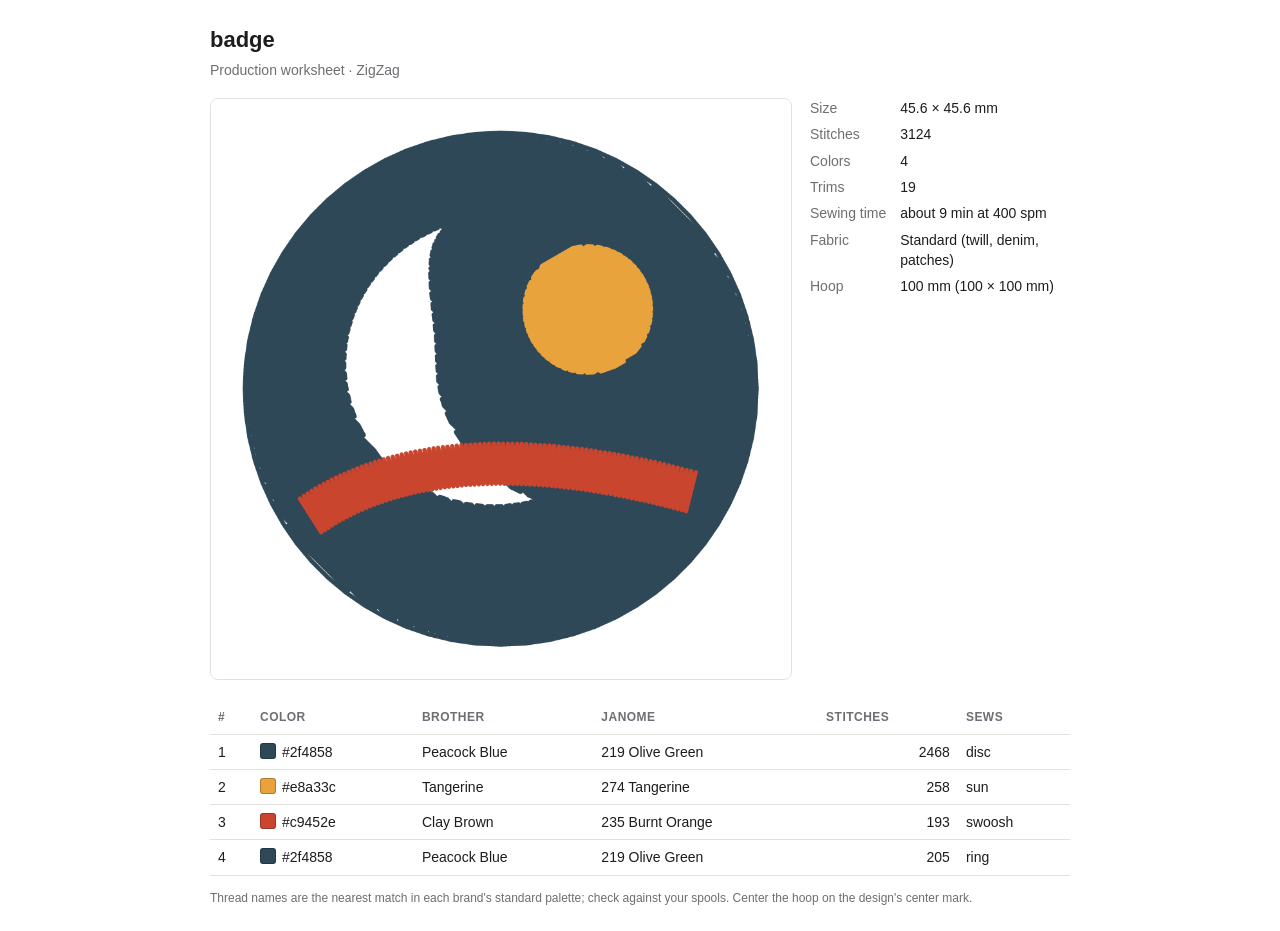
<file: examples/badge-worksheet.html>
<!doctype html>
<html lang="en"><head><meta charset="utf-8"><meta name="viewport" content="width=device-width, initial-scale=1">
<title>badge · worksheet</title>
<style>
:root { --ink:#1d1d1f; --muted:#6e6e73; --line:#e3e1dc; --bg:#ffffff; }
body { font: 14px/1.45 -apple-system, "Segoe UI", Inter, Roboto, sans-serif; color: var(--ink); background: var(--bg); margin: 24px auto; max-width: 860px; padding: 0 16px; }
h1 { font-size: 22px; margin: 0 0 4px; }
.sub { color: var(--muted); margin-bottom: 18px; }
.top { display: grid; grid-template-columns: minmax(0, 1fr) 260px; gap: 20px; align-items: start; }
img { width: 100%; border: 1px solid var(--line); border-radius: 8px; }
dl { margin: 0; display: grid; grid-template-columns: auto 1fr; gap: 6px 14px; }
dt { color: var(--muted); } dd { margin: 0; font-variant-numeric: tabular-nums; }
table { width: 100%; border-collapse: collapse; margin-top: 22px; }
th, td { text-align: left; padding: 7px 8px; border-bottom: 1px solid var(--line); vertical-align: top; }
th { font-size: 12px; color: var(--muted); font-weight: 600; text-transform: uppercase; letter-spacing: .04em; }
td.n, td.r { font-variant-numeric: tabular-nums; } td.r { text-align: right; }
.sw { display: inline-block; width: 14px; height: 14px; border-radius: 3px; border: 1px solid rgba(0,0,0,.25); vertical-align: -2px; margin-right: 6px; }
.note { color: var(--muted); font-size: 12px; margin-top: 14px; }
@media (max-width: 640px) { .top { grid-template-columns: 1fr; } }
@media print { body { margin: 0; } }
</style></head><body>
<h1>badge</h1>
<div class="sub">Production worksheet · ZigZag</div>
<div class="top">
<img alt="Stitch preview" src="[data-uri]">
<dl>
<dt>Size</dt><dd>45.6 × 45.6 mm</dd>
<dt>Stitches</dt><dd>3124</dd>
<dt>Colors</dt><dd>4</dd>
<dt>Trims</dt><dd>19</dd>
<dt>Sewing time</dt><dd>about 9 min at 400 spm</dd>
<dt>Fabric</dt><dd>Standard (twill, denim, patches)</dd>
<dt>Hoop</dt><dd>100 mm (100 × 100 mm)</dd>
</dl>
</div>
<table>
<thead><tr><th>#</th><th>Color</th><th>Brother</th><th>Janome</th><th class=r>Stitches</th><th>Sews</th></tr></thead>
<tbody><tr><td class=n>1</td><td><span class=sw style="background:#2f4858"></span>#2f4858</td><td>Peacock Blue</td><td>219 Olive Green</td><td class=r>2468</td><td>disc</td></tr><tr><td class=n>2</td><td><span class=sw style="background:#e8a33c"></span>#e8a33c</td><td>Tangerine</td><td>274 Tangerine</td><td class=r>258</td><td>sun</td></tr><tr><td class=n>3</td><td><span class=sw style="background:#c9452e"></span>#c9452e</td><td>Clay Brown</td><td>235 Burnt Orange</td><td class=r>193</td><td>swoosh</td></tr><tr><td class=n>4</td><td><span class=sw style="background:#2f4858"></span>#2f4858</td><td>Peacock Blue</td><td>219 Olive Green</td><td class=r>205</td><td>ring</td></tr></tbody>
</table>
<p class="note">Thread names are the nearest match in each brand's standard palette; check against your spools. Center the hoop on the design's center mark.</p>
</body></html>
</file>
